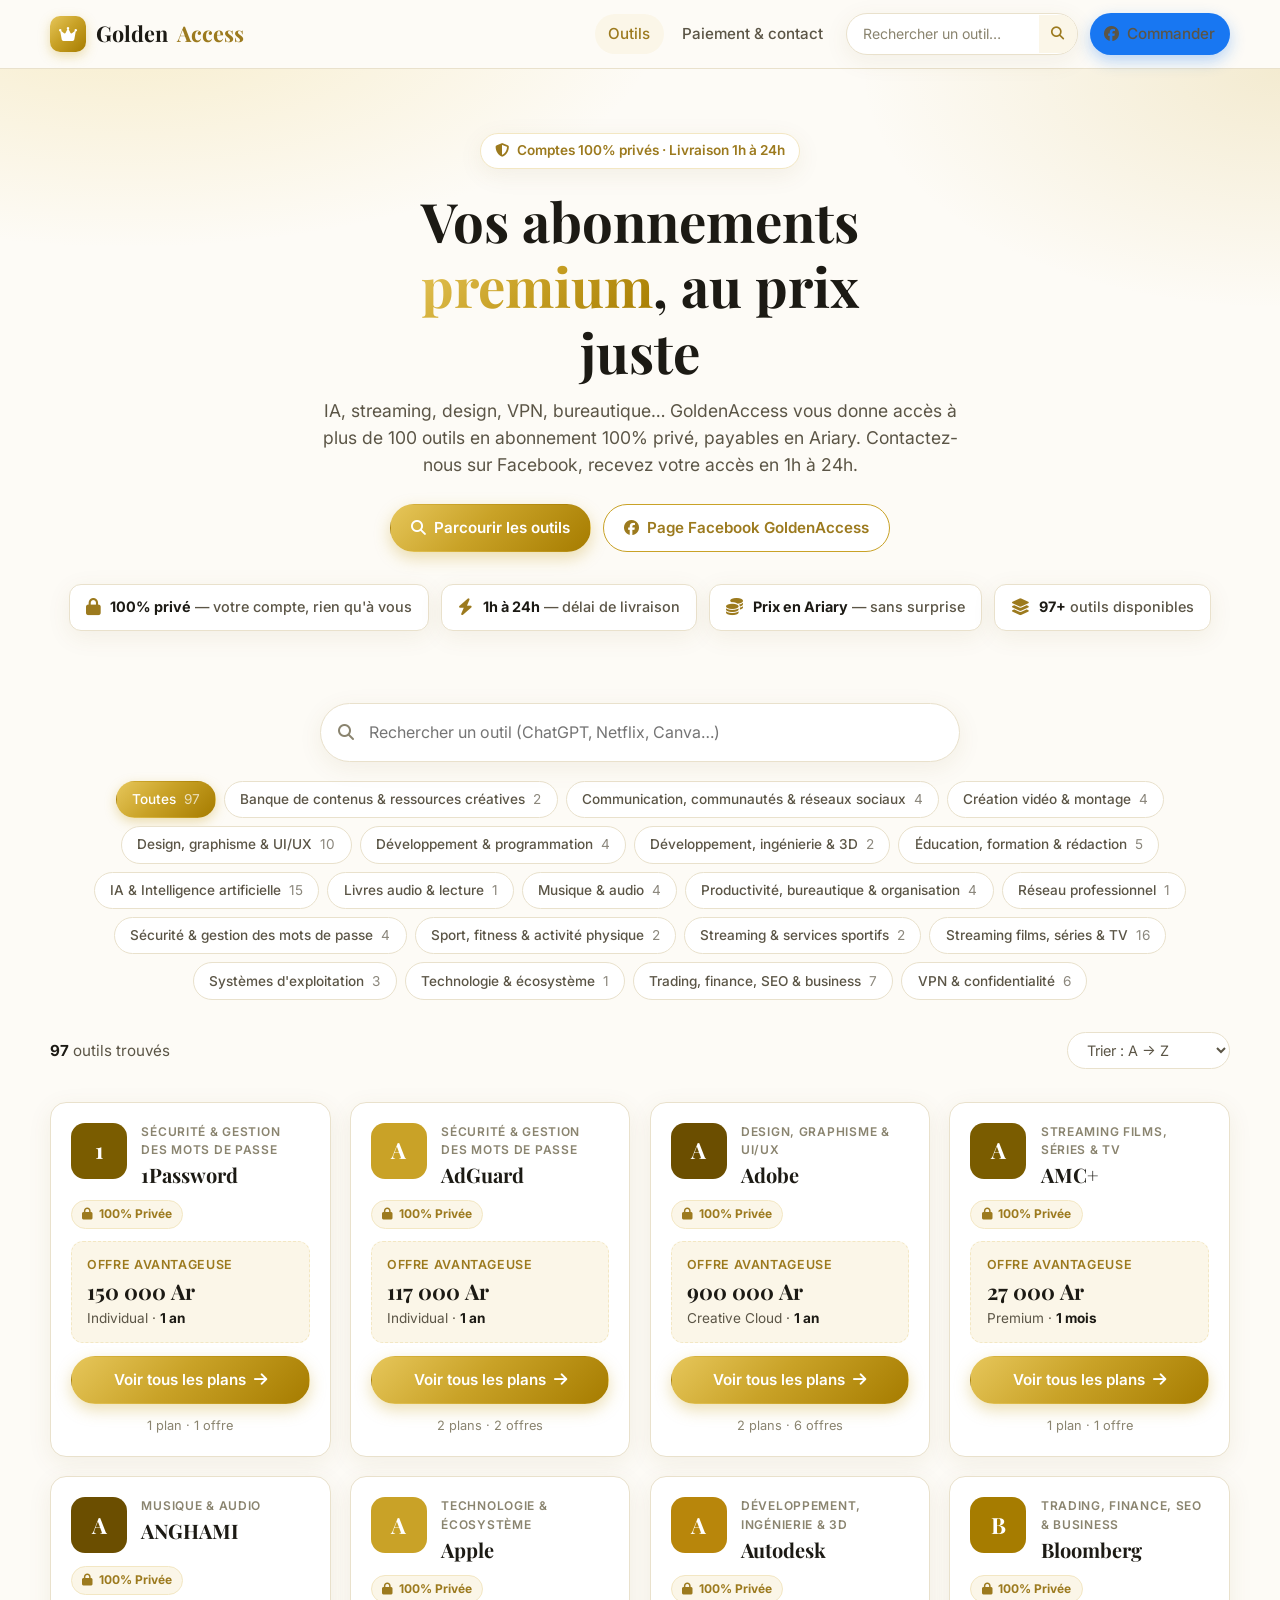
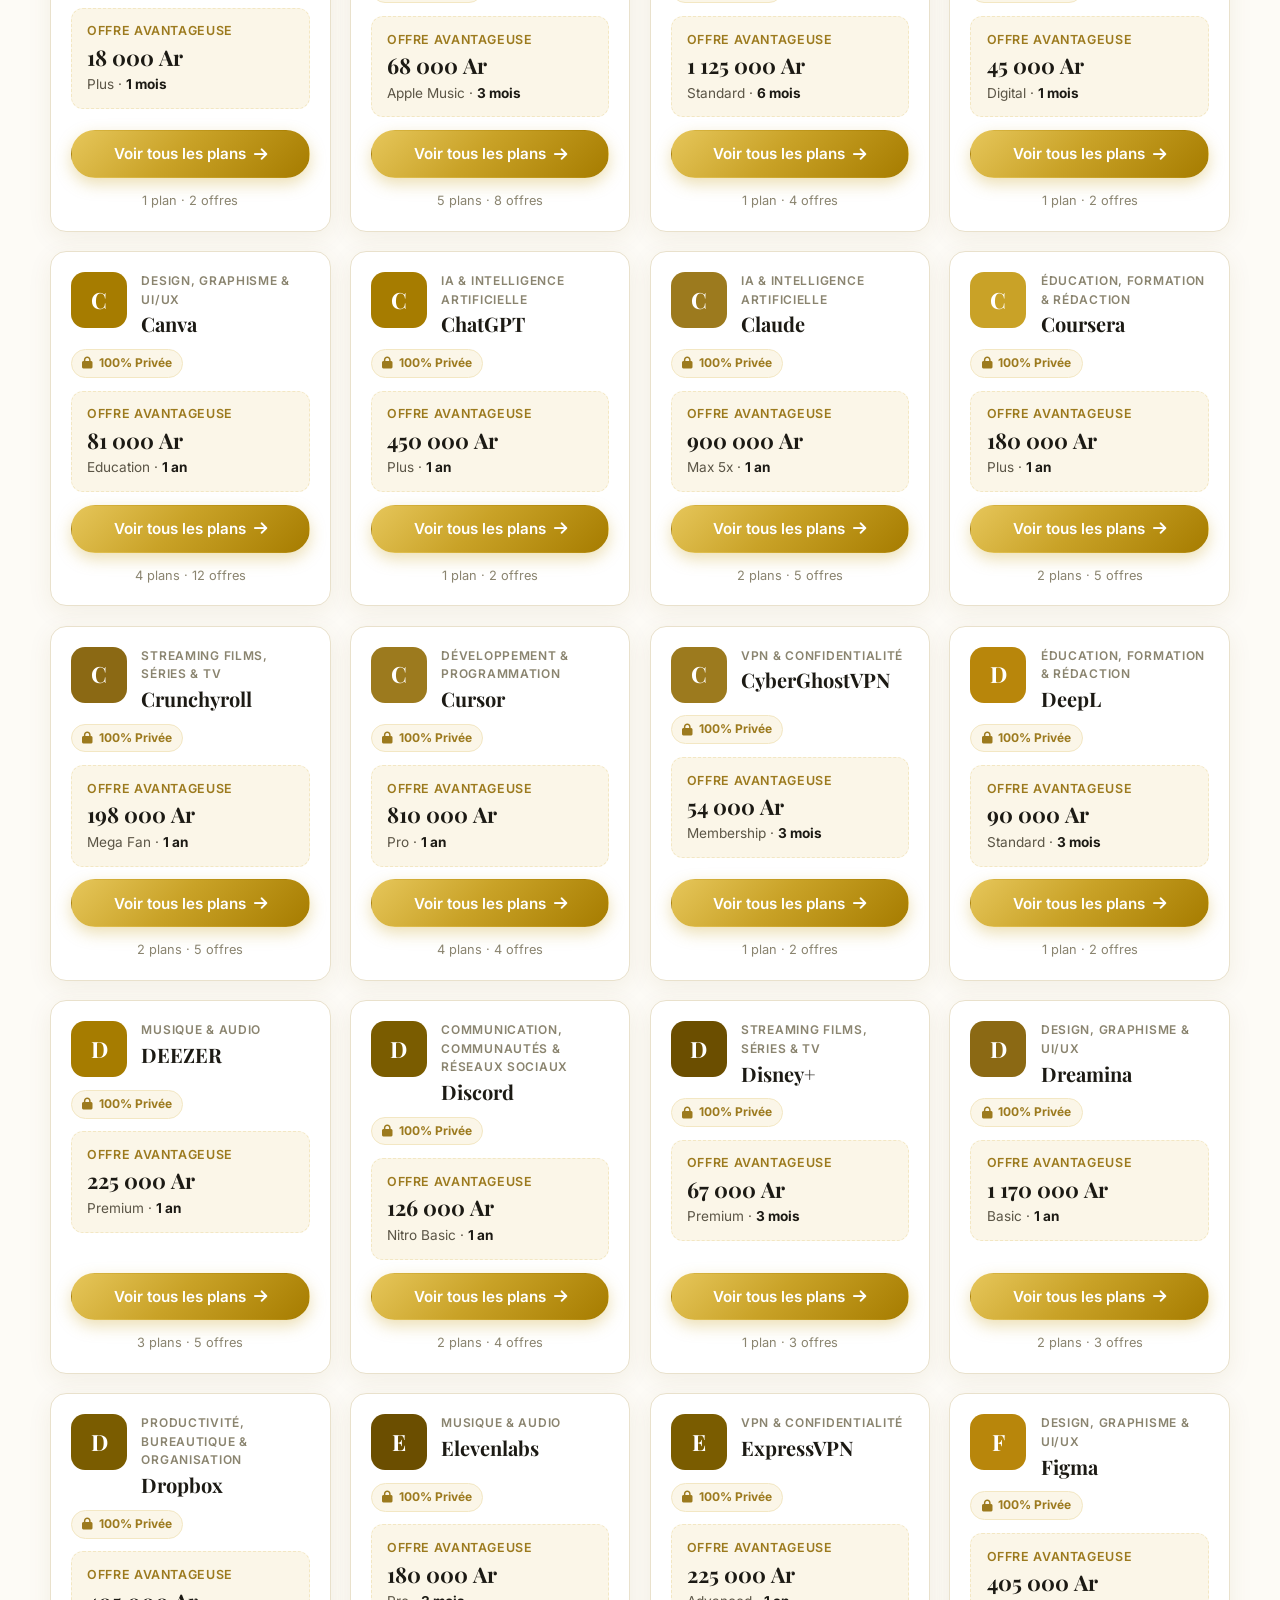
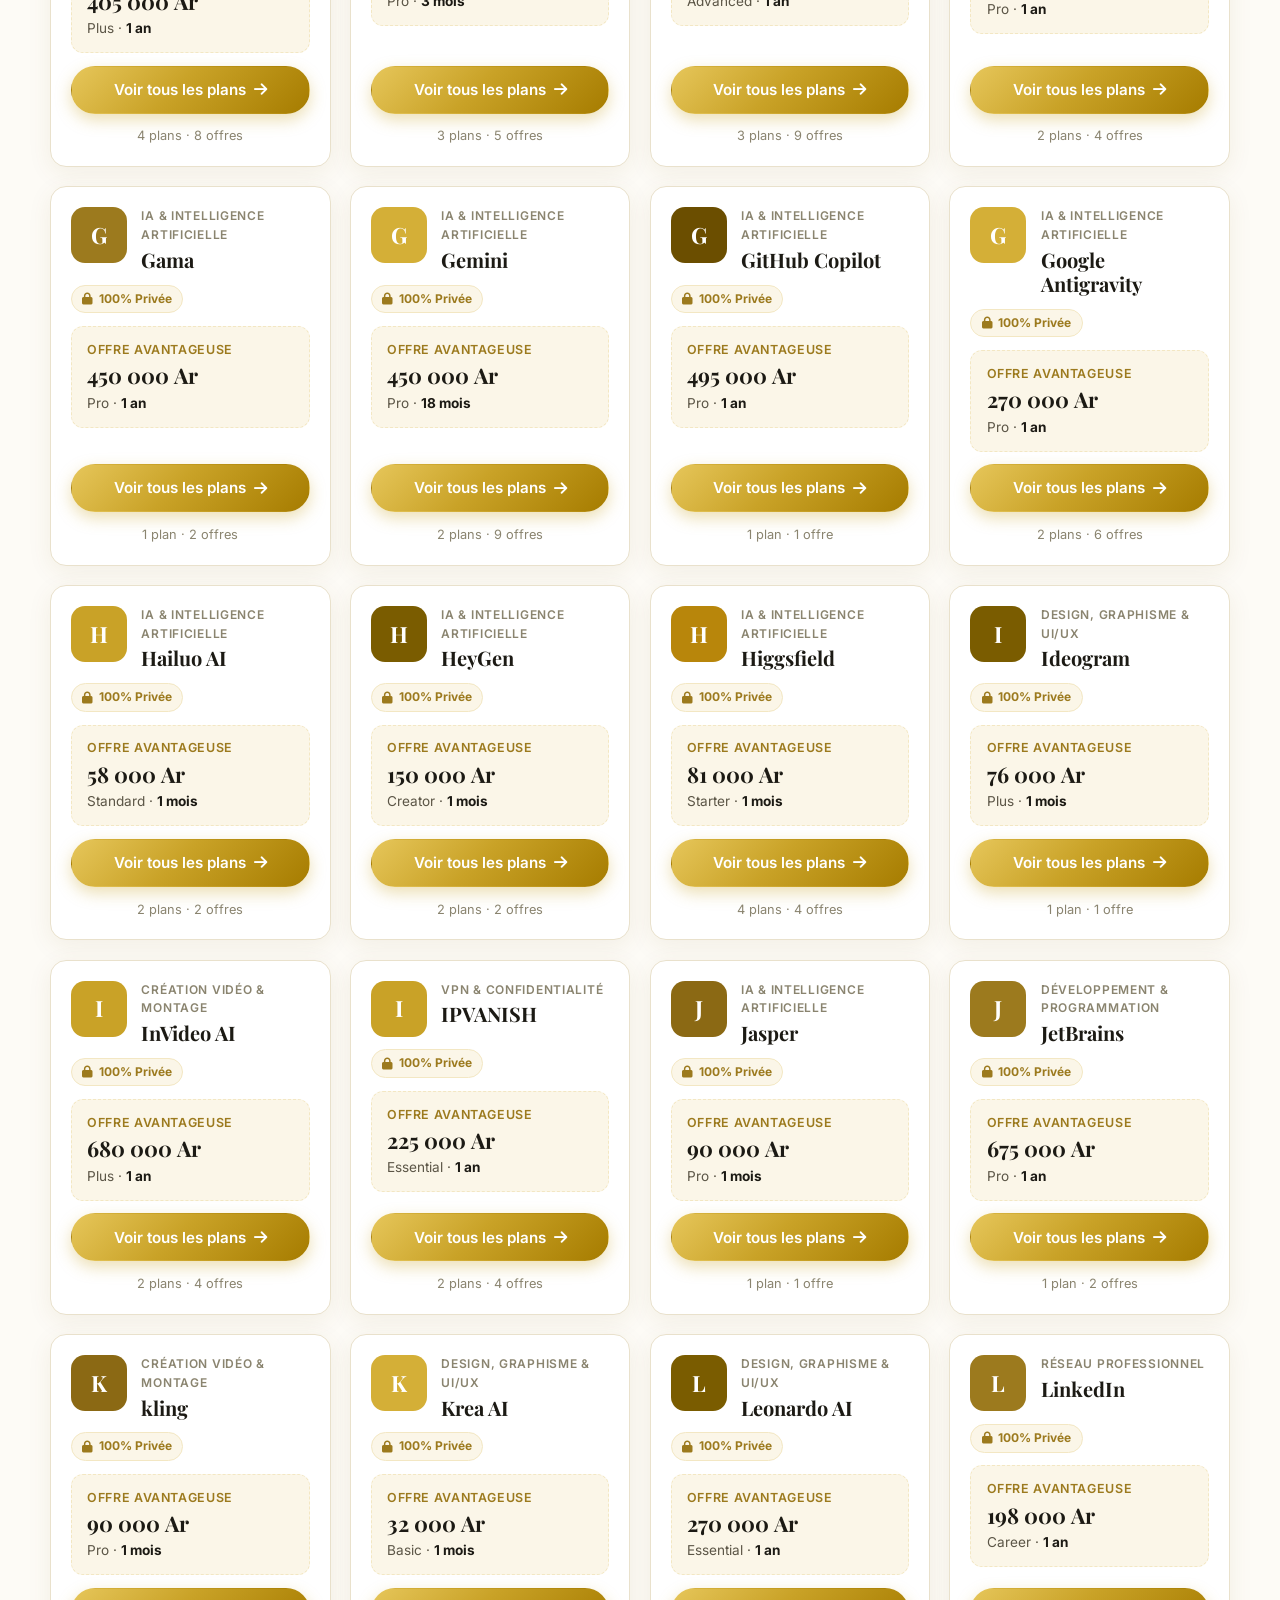
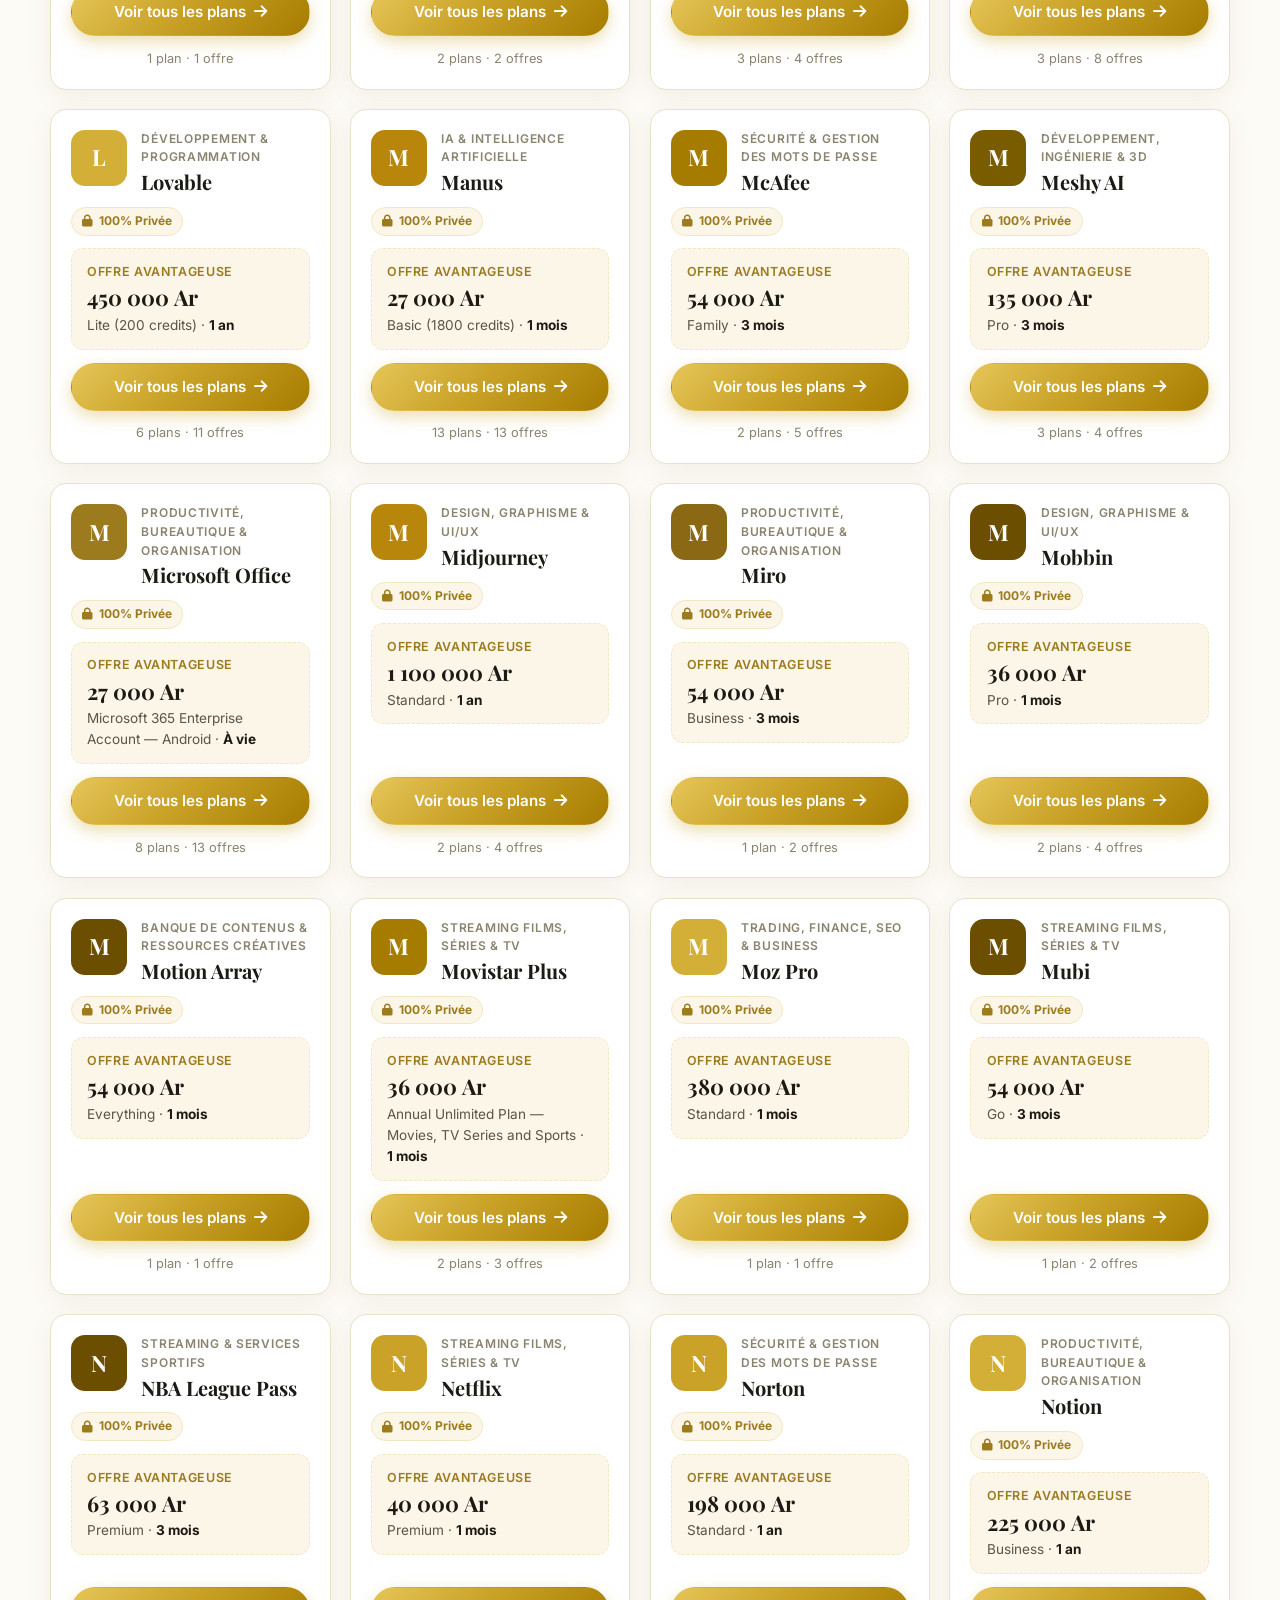
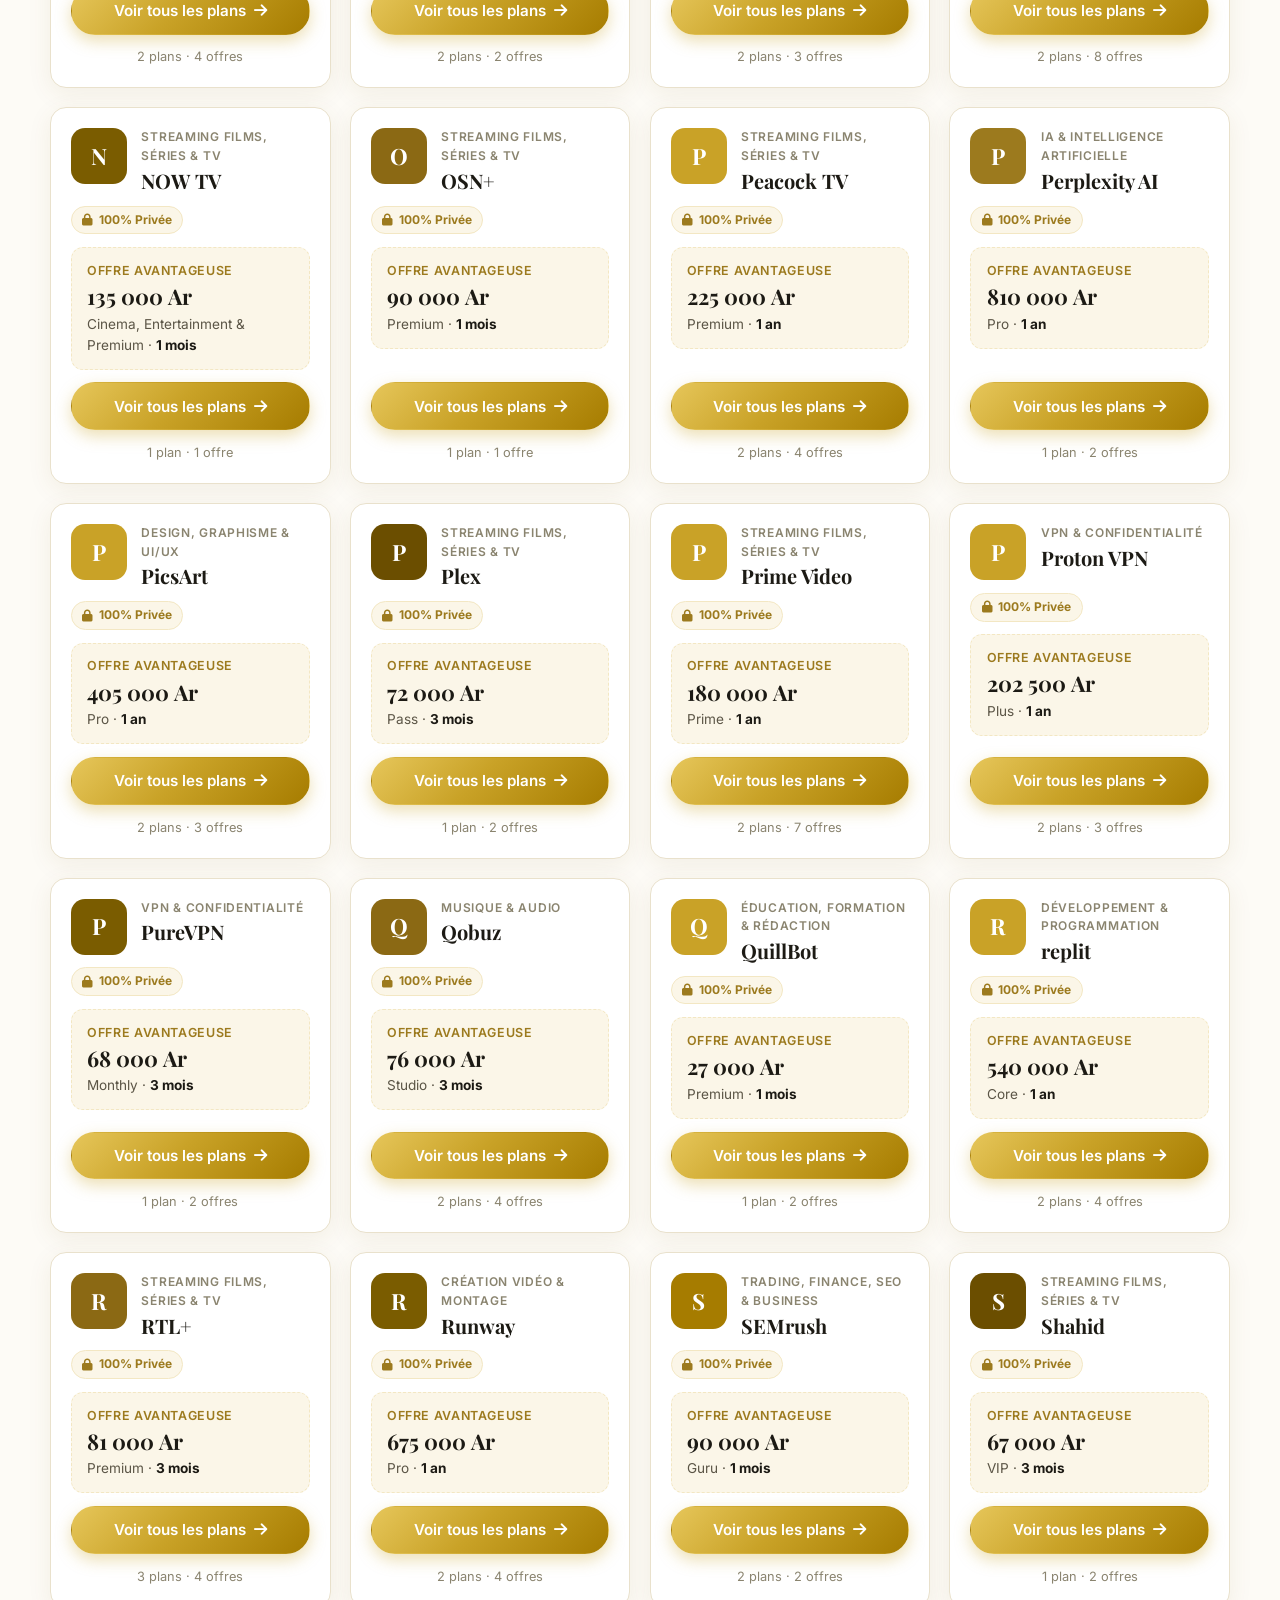
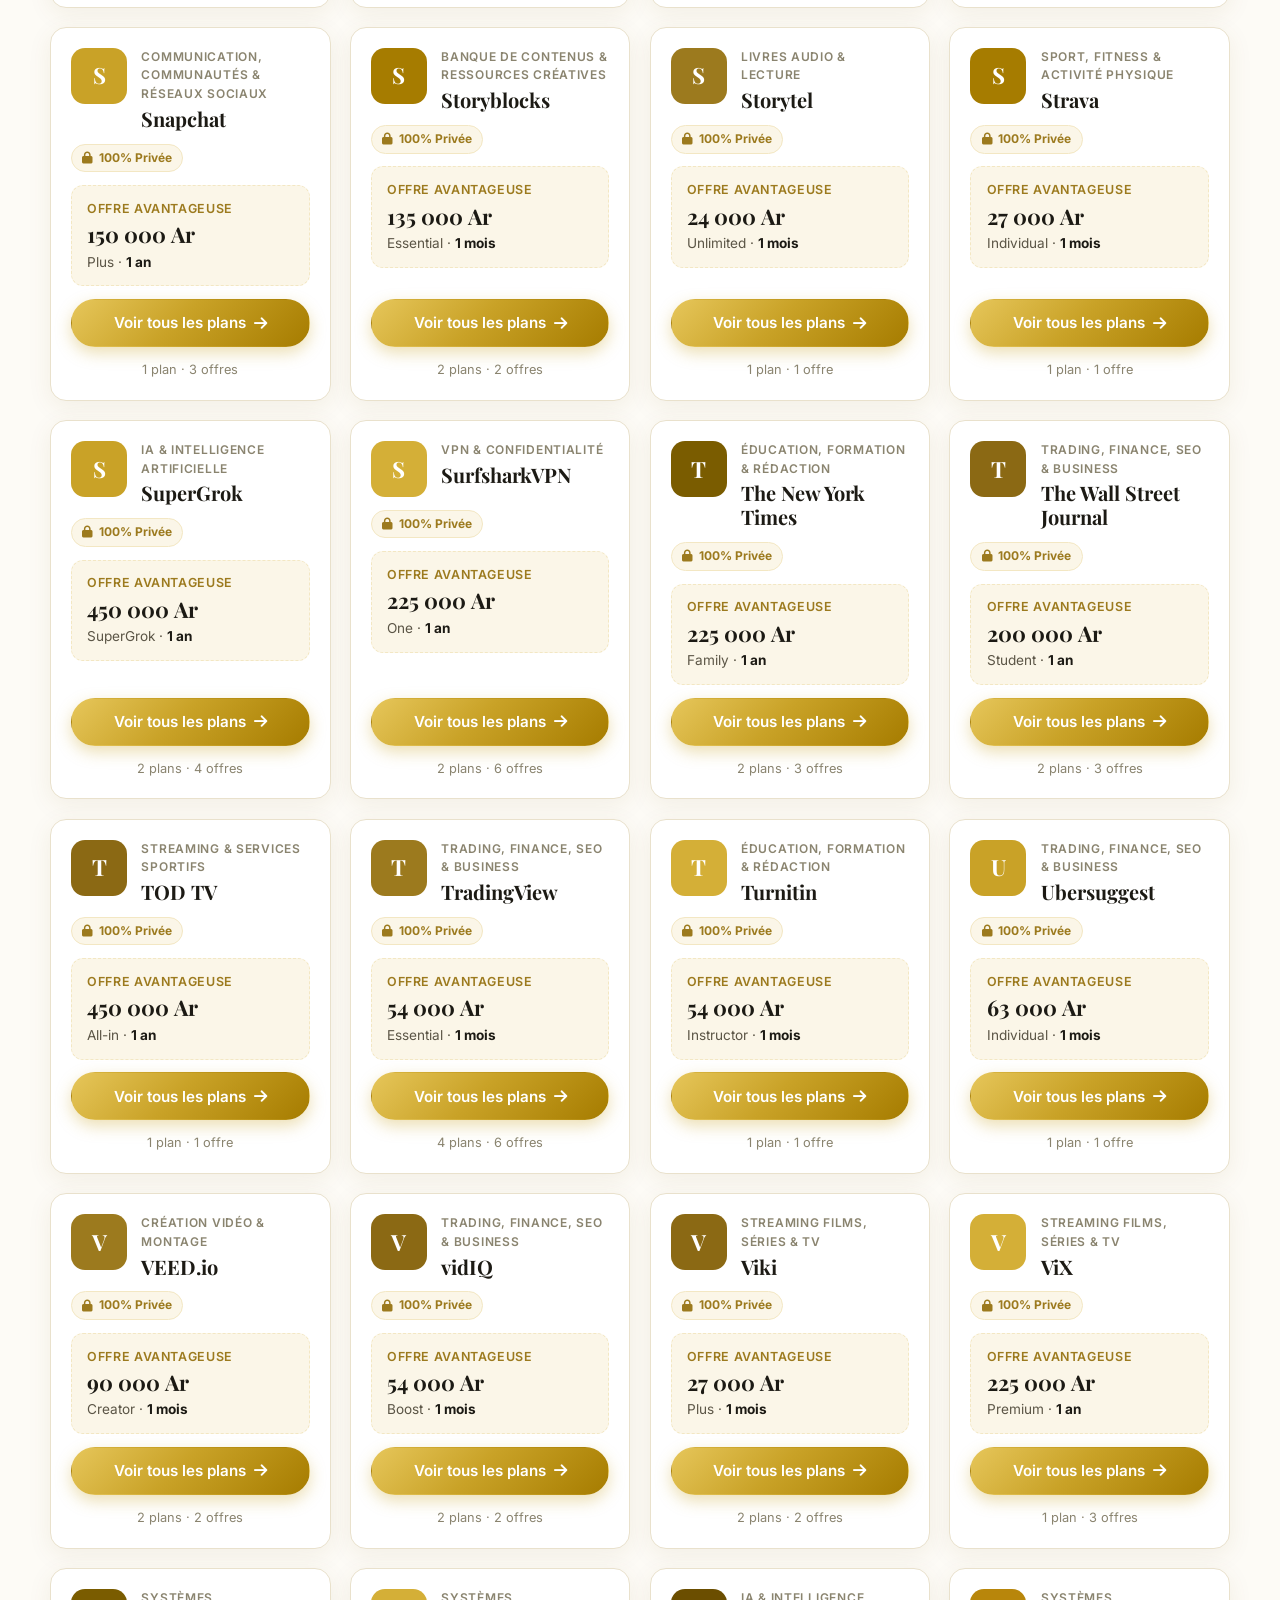
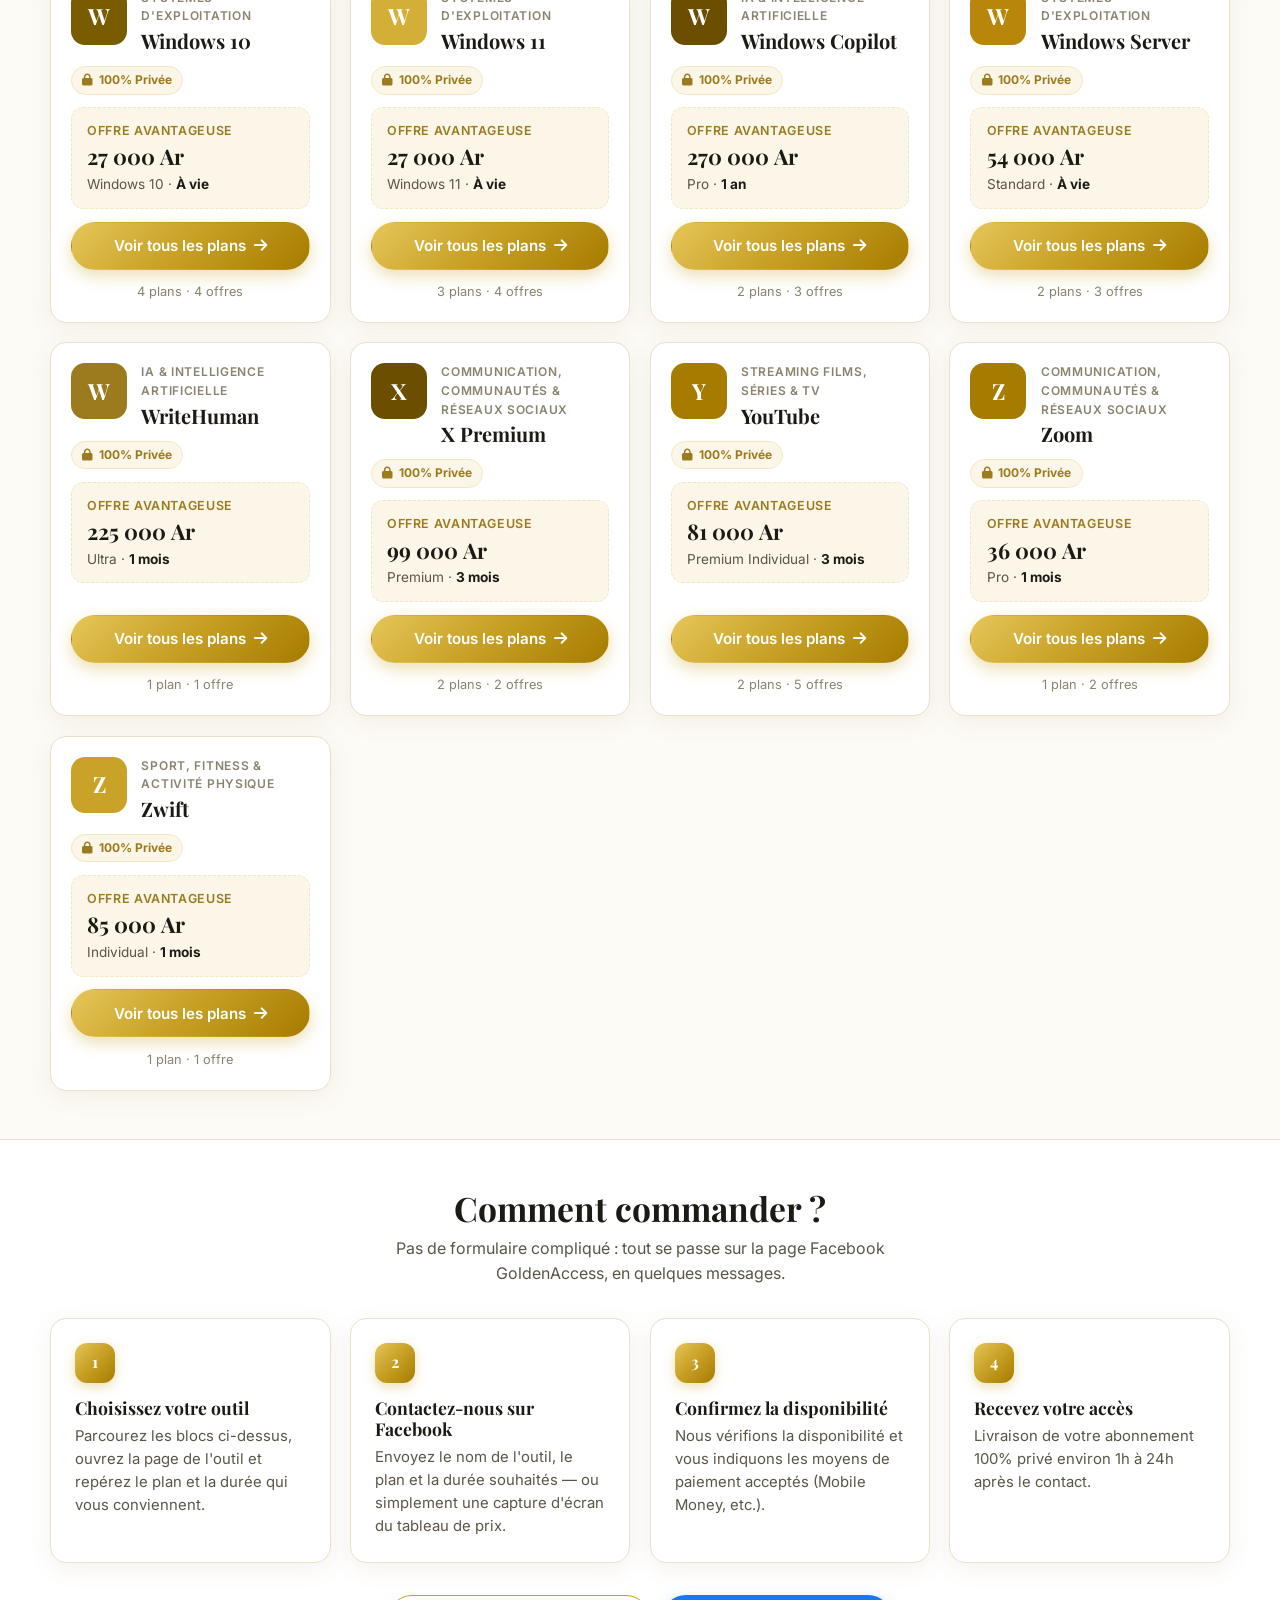
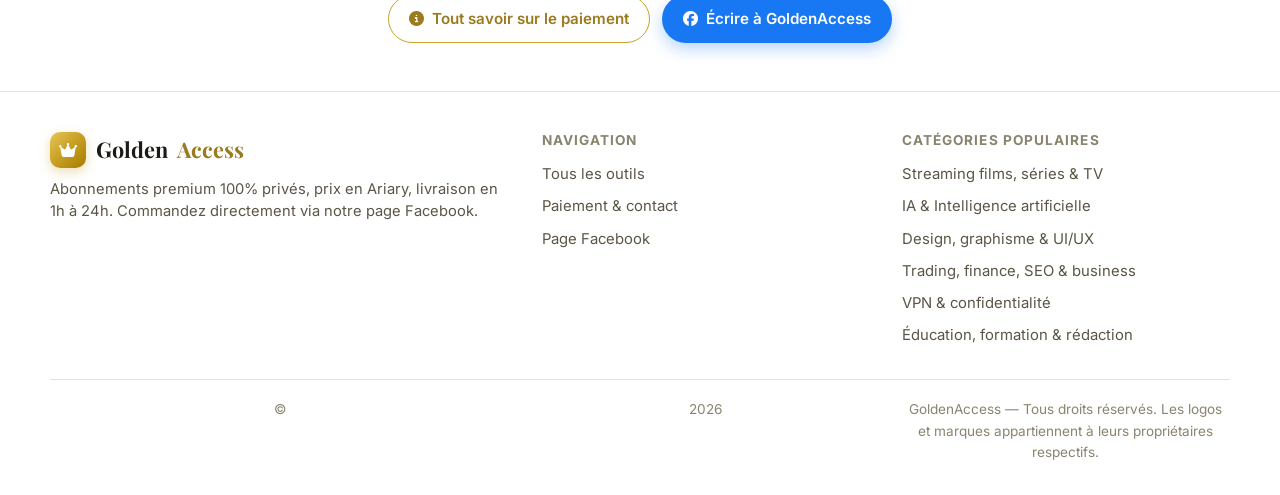
<file: index.html>
<!DOCTYPE html>
<html lang="fr">
<head>
  <meta charset="UTF-8">
  <meta name="viewport" content="width=device-width, initial-scale=1.0">
  <title>GoldenAccess — Abonnements premium 100% privés à prix Ariary</title>
  <meta name="description" content="GoldenAccess : ChatGPT, Netflix, Canva, Adobe, Spotify, VPN et plus de 100 outils en abonnement 100% privé. Prix en Ariary, livraison en 1h à 24h via Facebook.">
  <meta property="og:title" content="GoldenAccess — Abonnements premium 100% privés">
  <meta property="og:description" content="Plus de 100 outils (IA, streaming, design, VPN, bureautique) à prix Ariary. Livraison 1h à 24h.">
  <meta property="og:type" content="website">
  <link rel="icon" href="data:image/svg+xml,%3Csvg xmlns='http://www.w3.org/2000/svg' viewBox='0 0 64 64'%3E%3Crect width='64' height='64' rx='14' fill='%23C9A227'/%3E%3Ctext x='32' y='44' font-size='34' font-family='Georgia' font-weight='700' text-anchor='middle' fill='white'%3EG%3C/text%3E%3C/svg%3E">
  <link rel="preconnect" href="https://fonts.googleapis.com">
  <link href="https://fonts.googleapis.com/css2?family=Inter:wght@400;500;600;700&family=Playfair+Display:wght@600;700&display=swap" rel="stylesheet">
  <link rel="stylesheet" href="https://cdn.jsdelivr.net/npm/@fortawesome/fontawesome-free@6.5.2/css/all.min.css">
  <link rel="stylesheet" href="css/style.css">
  <link rel="stylesheet" href="css/nav-search.css">
</head>
<body>
  <header class="site-header">
    <div class="container">
      <a href="index.html" class="brand" aria-label="GoldenAccess — Accueil">
        <span class="brand-mark"><i class="fa-solid fa-crown"></i></span>
        Golden<em>Access</em>
      </a>
      <nav class="main-nav" aria-label="Navigation principale">
        <a href="index.html" class="active">Outils</a>
        <a href="paiement.html">Paiement &amp; contact</a>
        <form class="nav-search" role="search" action="index.html#tools-section" method="get">
          <label class="visually-hidden" for="header-search">Rechercher un outil</label>
          <input type="search" id="header-search" name="q" placeholder="Rechercher un outil…" autocomplete="off">
          <button type="submit" aria-label="Lancer la recherche"><i class="fa-solid fa-magnifying-glass" aria-hidden="true"></i></button>
        </form>
        <a href="https://www.facebook.com/profile.php?id=61594399318538" target="_blank" rel="noopener" class="btn btn-fb"><i class="fa-brands fa-facebook"></i> Commander</a>
      </nav>
    </div>
  </header>

  <main>
    <section class="hero" id="hero-section">
      <div class="container">
        <span class="hero-badge"><i class="fa-solid fa-shield-halved"></i> Comptes 100% privés · Livraison 1h à 24h</span>
        <h1>Vos abonnements <span>premium</span>, au prix juste</h1>
        <p class="lead">IA, streaming, design, VPN, bureautique… GoldenAccess vous donne accès à plus de 100 outils en abonnement 100% privé, payables en Ariary. Contactez-nous sur Facebook, recevez votre accès en 1h à 24h.</p>
        <div class="hero-actions">
          <a href="#tools-section" class="btn btn-gold"><i class="fa-solid fa-magnifying-glass"></i> Parcourir les outils</a>
          <a href="https://www.facebook.com/profile.php?id=61594399318538" target="_blank" rel="noopener" class="btn btn-outline"><i class="fa-brands fa-facebook"></i> Page Facebook GoldenAccess</a>
        </div>
        <div class="hero-perks">
          <div class="perk"><i class="fa-solid fa-lock"></i> <span><strong>100% privé</strong> — votre compte, rien qu'à vous</span></div>
          <div class="perk"><i class="fa-solid fa-bolt"></i> <span><strong>1h à 24h</strong> — délai de livraison</span></div>
          <div class="perk"><i class="fa-solid fa-coins"></i> <span><strong>Prix en Ariary</strong> — sans surprise</span></div>
          <div class="perk"><i class="fa-solid fa-layer-group"></i> <span><strong id="hero-tool-count">100+</strong> outils disponibles</span></div>
        </div>
      </div>
    </section>

    <section class="toolbar container" id="tools-section" aria-label="Recherche et filtres">
      <div class="search-wrap">
        <i class="fa-solid fa-magnifying-glass" aria-hidden="true"></i>
        <label for="search-input" class="visually-hidden">Rechercher un outil</label>
        <input type="search" id="search-input" placeholder="Rechercher un outil (ChatGPT, Netflix, Canva…)" autocomplete="off">
        <button type="button" id="search-clear" aria-label="Effacer la recherche"><i class="fa-solid fa-xmark"></i></button>
      </div>
      <div class="category-filters" id="category-filters" role="group" aria-label="Filtrer par catégorie"></div>
      <div class="results-bar">
        <p class="results-count" id="results-count"></p>
        <div class="results-sort">
          <label for="sort-select" class="visually-hidden">Trier</label>
          <select id="sort-select">
            <option value="name">Trier : A → Z</option>
            <option value="price-asc">Prix le plus bas</option>
            <option value="price-desc">Prix le plus élevé</option>
            <option value="category">Par catégorie</option>
          </select>
        </div>
      </div>
    </section>

    <section class="container" aria-label="Liste des outils">
      <div class="tools-grid" id="tools-grid"></div>
    </section>

    <section class="section" id="payment-section" style="background:#fff;border-top:1px solid var(--line)">
      <div class="container">
        <h2 class="section-title">Comment commander ?</h2>
        <p class="section-sub">Pas de formulaire compliqué : tout se passe sur la page Facebook GoldenAccess, en quelques messages.</p>
        <div class="steps">
          <article class="step">
            <div class="step-num">1</div>
            <h3>Choisissez votre outil</h3>
            <p>Parcourez les blocs ci-dessus, ouvrez la page de l'outil et repérez le plan et la durée qui vous conviennent.</p>
          </article>
          <article class="step">
            <div class="step-num">2</div>
            <h3>Contactez-nous sur Facebook</h3>
            <p>Envoyez le nom de l'outil, le plan et la durée souhaités — ou simplement une capture d'écran du tableau de prix.</p>
          </article>
          <article class="step">
            <div class="step-num">3</div>
            <h3>Confirmez la disponibilité</h3>
            <p>Nous vérifions la disponibilité et vous indiquons les moyens de paiement acceptés (Mobile Money, etc.).</p>
          </article>
          <article class="step">
            <div class="step-num">4</div>
            <h3>Recevez votre accès</h3>
            <p>Livraison de votre abonnement 100% privé environ 1h à 24h après le contact.</p>
          </article>
        </div>
        <div class="payment-cta">
          <a href="paiement.html" class="btn btn-outline"><i class="fa-solid fa-circle-info"></i> Tout savoir sur le paiement</a>
          &nbsp;
          <a href="https://www.facebook.com/profile.php?id=61594399318538" target="_blank" rel="noopener" class="btn btn-fb"><i class="fa-brands fa-facebook"></i> Écrire à GoldenAccess</a>
        </div>
      </div>
    </section>
  </main>

  <footer class="site-footer">
    <div class="container">
      <div>
        <a href="index.html" class="brand"><span class="brand-mark"><i class="fa-solid fa-crown"></i></span> Golden<em>Access</em></a>
        <p>Abonnements premium 100% privés, prix en Ariary, livraison en 1h à 24h. Commandez directement via notre page Facebook.</p>
      </div>
      <div>
        <h4>Navigation</h4>
        <ul>
          <li><a href="index.html">Tous les outils</a></li>
          <li><a href="paiement.html">Paiement &amp; contact</a></li>
          <li><a href="https://www.facebook.com/profile.php?id=61594399318538" target="_blank" rel="noopener">Page Facebook</a></li>
        </ul>
      </div>
      <div>
        <h4>Catégories populaires</h4>
        <ul id="footer-categories"></ul>
      </div>
    </div>
    <div class="container footer-bottom">© <span id="year"></span> GoldenAccess — Tous droits réservés. Les logos et marques appartiennent à leurs propriétaires respectifs.</div>
  </footer>

  <script src="js/data.js"></script>
  <script src="js/common.js"></script>
  <script src="js/home.js"></script>
</body>
</html>
</file>
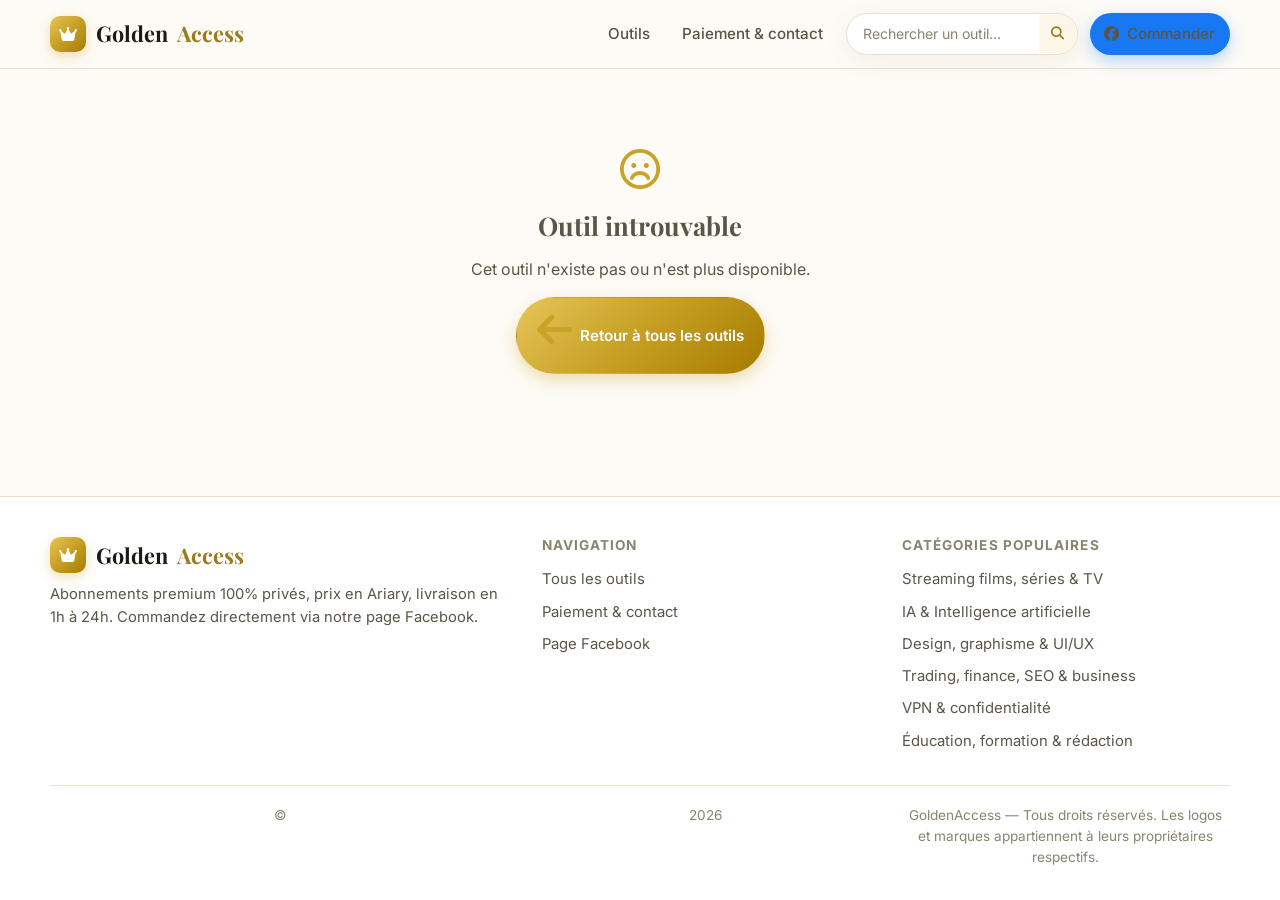
<file: outil.html>
<!DOCTYPE html>
<html lang="fr">
<head>
  <meta charset="UTF-8">
  <meta name="viewport" content="width=device-width, initial-scale=1.0">
  <title>Plans et prix — GoldenAccess</title>
  <meta name="description" id="meta-description" content="Tous les plans, durées et prix en Ariary pour cet outil. Abonnement 100% privé, livraison en 1h à 24h via GoldenAccess.">
  <link rel="icon" href="data:image/svg+xml,%3Csvg xmlns='http://www.w3.org/2000/svg' viewBox='0 0 64 64'%3E%3Crect width='64' height='64' rx='14' fill='%23C9A227'/%3E%3Ctext x='32' y='44' font-size='34' font-family='Georgia' font-weight='700' text-anchor='middle' fill='white'%3EG%3C/text%3E%3C/svg%3E">
  <link rel="preconnect" href="https://fonts.googleapis.com">
  <link href="https://fonts.googleapis.com/css2?family=Inter:wght@400;500;600;700&family=Playfair+Display:wght@600;700&display=swap" rel="stylesheet">
  <link rel="stylesheet" href="https://cdn.jsdelivr.net/npm/@fortawesome/fontawesome-free@6.5.2/css/all.min.css">
  <link rel="stylesheet" href="css/style.css">
  <link rel="stylesheet" href="css/nav-search.css">
</head>
<body>
  <header class="site-header">
    <div class="container">
      <a href="index.html" class="brand" aria-label="GoldenAccess — Accueil">
        <span class="brand-mark"><i class="fa-solid fa-crown"></i></span>
        Golden<em>Access</em>
      </a>
      <nav class="main-nav" aria-label="Navigation principale">
        <a href="index.html">Outils</a>
        <a href="paiement.html">Paiement &amp; contact</a>
        <form class="nav-search" role="search" action="index.html#tools-section" method="get">
          <label class="visually-hidden" for="header-search">Rechercher un outil</label>
          <input type="search" id="header-search" name="q" placeholder="Rechercher un outil…" autocomplete="off">
          <button type="submit" aria-label="Lancer la recherche"><i class="fa-solid fa-magnifying-glass" aria-hidden="true"></i></button>
        </form>
        <a href="https://www.facebook.com/profile.php?id=61594399318538" target="_blank" rel="noopener" class="btn btn-fb"><i class="fa-brands fa-facebook"></i> Commander</a>
      </nav>
    </div>
  </header>

  <main class="container" id="tool-page">
    <!-- Contenu généré par js/tool.js -->
  </main>

  <footer class="site-footer">
    <div class="container">
      <div>
        <a href="index.html" class="brand"><span class="brand-mark"><i class="fa-solid fa-crown"></i></span> Golden<em>Access</em></a>
        <p>Abonnements premium 100% privés, prix en Ariary, livraison en 1h à 24h. Commandez directement via notre page Facebook.</p>
      </div>
      <div>
        <h4>Navigation</h4>
        <ul>
          <li><a href="index.html">Tous les outils</a></li>
          <li><a href="paiement.html">Paiement &amp; contact</a></li>
          <li><a href="https://www.facebook.com/profile.php?id=61594399318538" target="_blank" rel="noopener">Page Facebook</a></li>
        </ul>
      </div>
      <div>
        <h4>Catégories populaires</h4>
        <ul id="footer-categories"></ul>
      </div>
    </div>
    <div class="container footer-bottom">© <span id="year"></span> GoldenAccess — Tous droits réservés. Les logos et marques appartiennent à leurs propriétaires respectifs.</div>
  </footer>

  <script src="js/data.js"></script>
  <script src="js/common.js"></script>
  <script src="js/tool.js"></script>
</body>
</html>
</file>
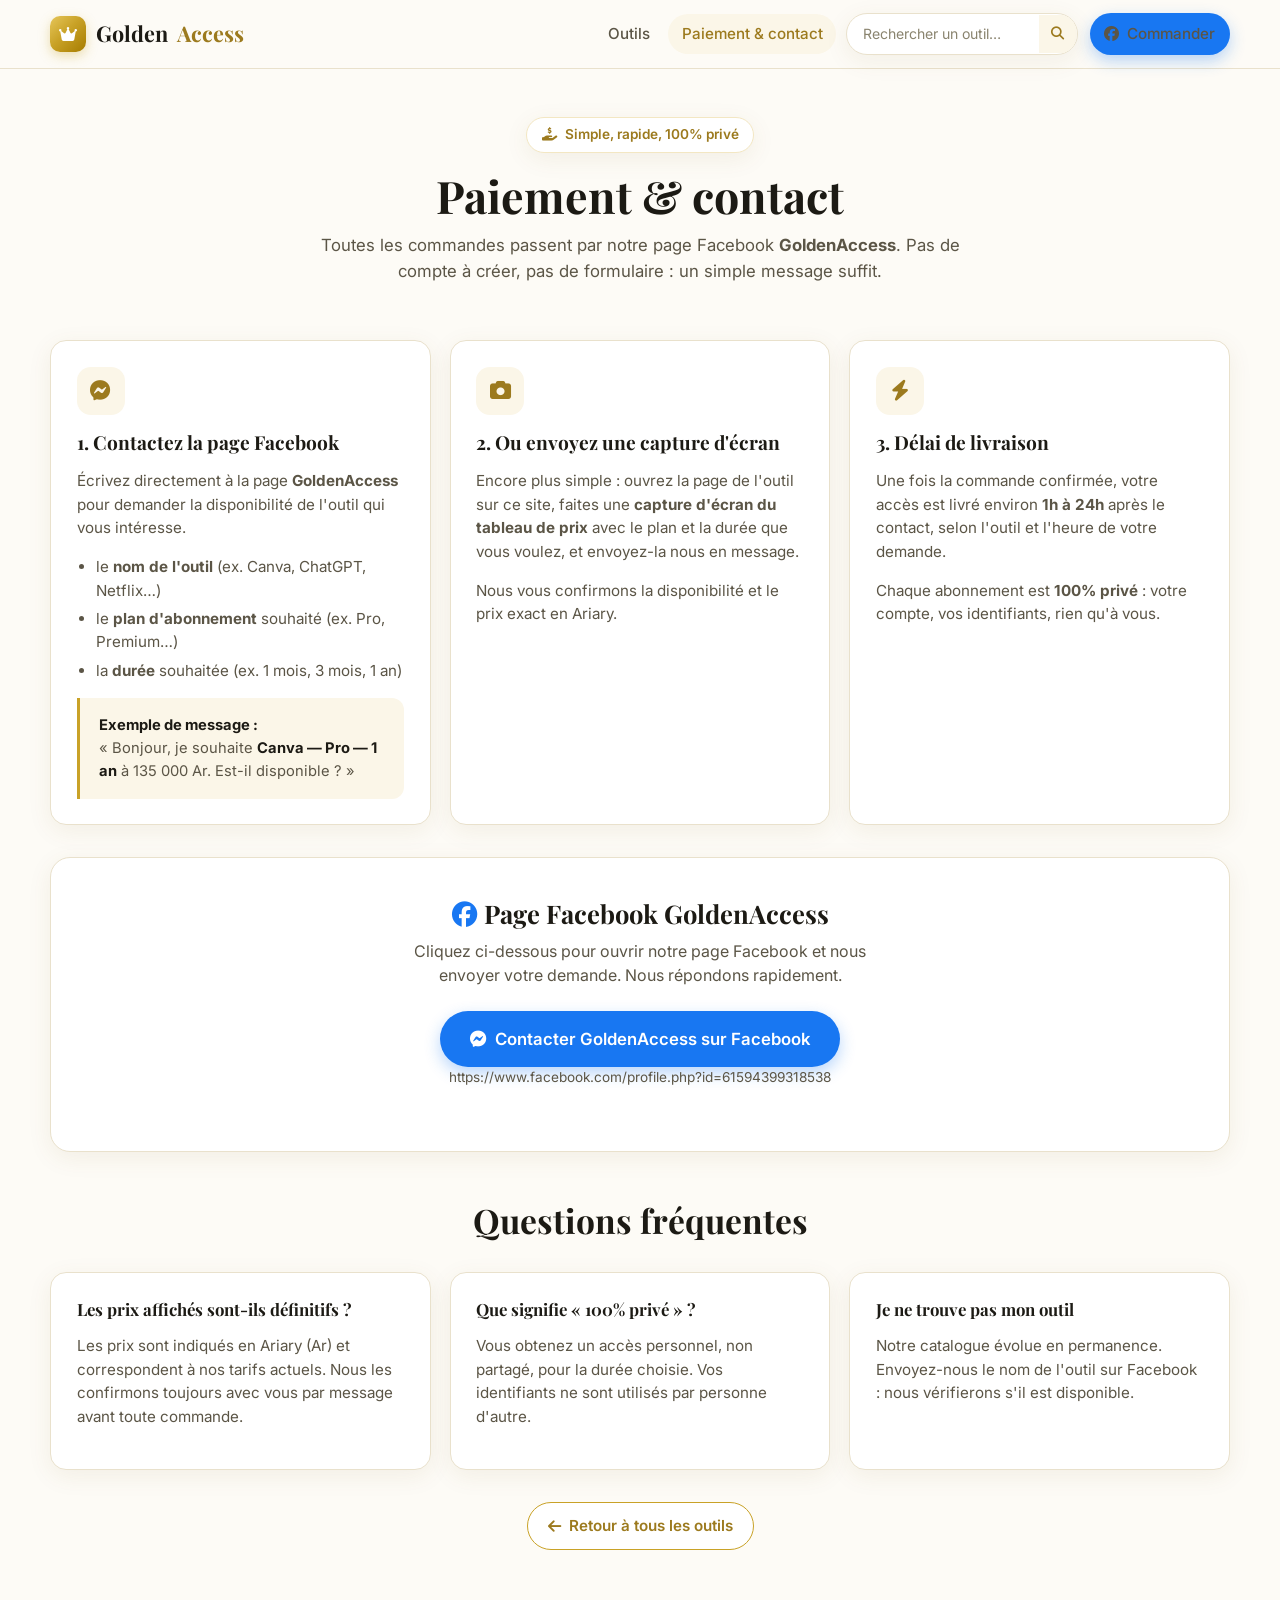
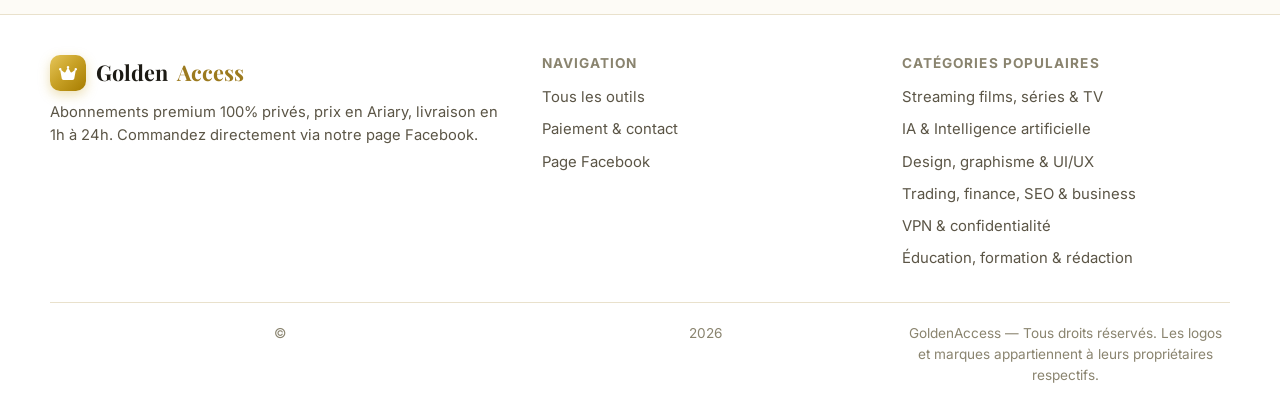
<file: paiement.html>
<!DOCTYPE html>
<html lang="fr">
<head>
  <meta charset="UTF-8">
  <meta name="viewport" content="width=device-width, initial-scale=1.0">
  <title>Paiement &amp; contact — GoldenAccess</title>
  <meta name="description" content="Comment commander un abonnement chez GoldenAccess : contactez la page Facebook avec le nom de l'outil, le plan et la durée souhaités. Livraison en 1h à 24h.">
  <link rel="icon" href="data:image/svg+xml,%3Csvg xmlns='http://www.w3.org/2000/svg' viewBox='0 0 64 64'%3E%3Crect width='64' height='64' rx='14' fill='%23C9A227'/%3E%3Ctext x='32' y='44' font-size='34' font-family='Georgia' font-weight='700' text-anchor='middle' fill='white'%3EG%3C/text%3E%3C/svg%3E">
  <link rel="preconnect" href="https://fonts.googleapis.com">
  <link href="https://fonts.googleapis.com/css2?family=Inter:wght@400;500;600;700&family=Playfair+Display:wght@600;700&display=swap" rel="stylesheet">
  <link rel="stylesheet" href="https://cdn.jsdelivr.net/npm/@fortawesome/fontawesome-free@6.5.2/css/all.min.css">
  <link rel="stylesheet" href="css/style.css">
  <link rel="stylesheet" href="css/nav-search.css">
</head>
<body>
  <header class="site-header">
    <div class="container">
      <a href="index.html" class="brand" aria-label="GoldenAccess — Accueil">
        <span class="brand-mark"><i class="fa-solid fa-crown"></i></span>
        Golden<em>Access</em>
      </a>
      <nav class="main-nav" aria-label="Navigation principale">
        <a href="index.html">Outils</a>
        <a href="paiement.html" class="active">Paiement &amp; contact</a>
        <form class="nav-search" role="search" action="index.html#tools-section" method="get">
          <label class="visually-hidden" for="header-search">Rechercher un outil</label>
          <input type="search" id="header-search" name="q" placeholder="Rechercher un outil…" autocomplete="off">
          <button type="submit" aria-label="Lancer la recherche"><i class="fa-solid fa-magnifying-glass" aria-hidden="true"></i></button>
        </form>
        <a href="https://www.facebook.com/profile.php?id=61594399318538" target="_blank" rel="noopener" class="btn btn-fb"><i class="fa-brands fa-facebook"></i> Commander</a>
      </nav>
    </div>
  </header>

  <main class="container">
    <section class="page-head" id="payment-head">
      <span class="hero-badge"><i class="fa-solid fa-hand-holding-dollar"></i> Simple, rapide, 100% privé</span>
      <h1 style="margin-top:1rem">Paiement &amp; contact</h1>
      <p>Toutes les commandes passent par notre page Facebook <strong>GoldenAccess</strong>. Pas de compte à créer, pas de formulaire : un simple message suffit.</p>
    </section>

    <section class="info-grid" aria-label="Marche à suivre">
      <article class="info-card">
        <div class="icon"><i class="fa-brands fa-facebook-messenger"></i></div>
        <h2>1. Contactez la page Facebook</h2>
        <p>Écrivez directement à la page <strong>GoldenAccess</strong> pour demander la disponibilité de l'outil qui vous intéresse.</p>
        <ul>
          <li>le <strong>nom de l'outil</strong> (ex. Canva, ChatGPT, Netflix…)</li>
          <li>le <strong>plan d'abonnement</strong> souhaité (ex. Pro, Premium…)</li>
          <li>la <strong>durée</strong> souhaitée (ex. 1 mois, 3 mois, 1 an)</li>
        </ul>
        <div class="message-example">
          <strong>Exemple de message :</strong><br>
          « Bonjour, je souhaite <strong>Canva — Pro — 1 an</strong> à 135 000 Ar. Est-il disponible ? »
        </div>
      </article>

      <article class="info-card">
        <div class="icon"><i class="fa-solid fa-camera"></i></div>
        <h2>2. Ou envoyez une capture d'écran</h2>
        <p>Encore plus simple : ouvrez la page de l'outil sur ce site, faites une <strong>capture d'écran du tableau de prix</strong> avec le plan et la durée que vous voulez, et envoyez-la nous en message.</p>
        <p>Nous vous confirmons la disponibilité et le prix exact en Ariary.</p>
      </article>

      <article class="info-card">
        <div class="icon"><i class="fa-solid fa-bolt"></i></div>
        <h2>3. Délai de livraison</h2>
        <p>Une fois la commande confirmée, votre accès est livré environ <strong>1h à 24h</strong> après le contact, selon l'outil et l'heure de votre demande.</p>
        <p>Chaque abonnement est <strong>100% privé</strong> : votre compte, vos identifiants, rien qu'à vous.</p>
      </article>
    </section>

    <section class="fb-cta" id="facebook-cta">
      <h2><i class="fa-brands fa-facebook" style="color:#1877F2"></i> Page Facebook GoldenAccess</h2>
      <p>Cliquez ci-dessous pour ouvrir notre page Facebook et nous envoyer votre demande. Nous répondons rapidement.</p>
      <a href="https://www.facebook.com/profile.php?id=61594399318538" target="_blank" rel="noopener" class="btn btn-fb" style="font-size:1.05rem;padding:.9rem 1.8rem"><i class="fa-brands fa-facebook-messenger"></i> Contacter GoldenAccess sur Facebook</a>
      <p class="fb-link">https://www.facebook.com/profile.php?id=61594399318538</p>
    </section>

    <section class="section" style="padding-top:0" id="faq-section">
      <h2 class="section-title">Questions fréquentes</h2>
      <div class="info-grid">
        <article class="info-card">
          <h2 style="font-size:1.05rem">Les prix affichés sont-ils définitifs ?</h2>
          <p>Les prix sont indiqués en Ariary (Ar) et correspondent à nos tarifs actuels. Nous les confirmons toujours avec vous par message avant toute commande.</p>
        </article>
        <article class="info-card">
          <h2 style="font-size:1.05rem">Que signifie « 100% privé » ?</h2>
          <p>Vous obtenez un accès personnel, non partagé, pour la durée choisie. Vos identifiants ne sont utilisés par personne d'autre.</p>
        </article>
        <article class="info-card">
          <h2 style="font-size:1.05rem">Je ne trouve pas mon outil</h2>
          <p>Notre catalogue évolue en permanence. Envoyez-nous le nom de l'outil sur Facebook : nous vérifierons s'il est disponible.</p>
        </article>
      </div>
      <p style="text-align:center;margin-top:1rem"><a href="index.html" class="btn btn-outline"><i class="fa-solid fa-arrow-left"></i> Retour à tous les outils</a></p>
    </section>
  </main>

  <footer class="site-footer">
    <div class="container">
      <div>
        <a href="index.html" class="brand"><span class="brand-mark"><i class="fa-solid fa-crown"></i></span> Golden<em>Access</em></a>
        <p>Abonnements premium 100% privés, prix en Ariary, livraison en 1h à 24h. Commandez directement via notre page Facebook.</p>
      </div>
      <div>
        <h4>Navigation</h4>
        <ul>
          <li><a href="index.html">Tous les outils</a></li>
          <li><a href="paiement.html">Paiement &amp; contact</a></li>
          <li><a href="https://www.facebook.com/profile.php?id=61594399318538" target="_blank" rel="noopener">Page Facebook</a></li>
        </ul>
      </div>
      <div>
        <h4>Catégories populaires</h4>
        <ul id="footer-categories"></ul>
      </div>
    </div>
    <div class="container footer-bottom">© <span id="year"></span> GoldenAccess — Tous droits réservés. Les logos et marques appartiennent à leurs propriétaires respectifs.</div>
  </footer>

  <script src="js/data.js"></script>
  <script src="js/common.js"></script>
</body>
</html>
</file>
<file: css/style.css>
/* ============================================================
   GoldenAccess — Thème premium or & clair
   ============================================================ */
:root {
  --gold: #C9A227;
  --gold-dark: #9C7A1E;
  --gold-light: #F3E7C3;
  --gold-pale: #FBF6E8;
  --ink: #1C1A14;
  --ink-soft: #5B5546;
  --muted: #8A846F;
  --line: #E9E1CC;
  --bg: #FDFBF6;
  --card: #FFFFFF;
  --success: #2E7D32;
  --danger: #D32F2F;
  --radius: 16px;
  --shadow: 0 6px 24px rgba(120, 95, 20, 0.08);
  --shadow-hover: 0 14px 34px rgba(120, 95, 20, 0.16);
  --gold-gradient: linear-gradient(135deg, #E6C65A 0%, #C9A227 45%, #A67C00 100%);
}

* { box-sizing: border-box; }
html { scroll-behavior: smooth; }
body {
  margin: 0;
  font-family: 'Inter', system-ui, -apple-system, 'Segoe UI', Roboto, sans-serif;
  color: var(--ink);
  background: var(--bg);
  line-height: 1.55;
  -webkit-font-smoothing: antialiased;
}
a { color: var(--gold-dark); text-decoration: none; }
a:hover { text-decoration: underline; }
img { max-width: 100%; display: block; }
h1, h2, h3, h4 { font-family: 'Playfair Display', Georgia, serif; margin: 0; line-height: 1.2; }
.container { width: min(1180px, 100% - 2rem); margin: 0 auto; }
.visually-hidden { position: absolute; width: 1px; height: 1px; overflow: hidden; clip: rect(0 0 0 0); white-space: nowrap; }

/* ---------- Header ---------- */
.site-header {
  position: sticky; top: 0; z-index: 50;
  background: rgba(253, 251, 246, 0.92);
  backdrop-filter: blur(10px);
  border-bottom: 1px solid var(--line);
}
.site-header .container { display: flex; align-items: center; justify-content: space-between; gap: 1rem; height: 68px; }
.brand { display: flex; align-items: center; gap: .6rem; font-family: 'Playfair Display', serif; font-weight: 700; font-size: 1.35rem; color: var(--ink); }
.brand:hover { text-decoration: none; }
.brand-mark {
  width: 36px; height: 36px; border-radius: 10px; background: var(--gold-gradient);
  display: grid; place-items: center; color: #fff; font-size: 1rem;
  box-shadow: 0 4px 12px rgba(201, 162, 39, .35);
}
.brand em { font-style: normal; color: var(--gold-dark); }
.main-nav { display: flex; align-items: center; gap: .25rem; }
.main-nav a { color: var(--ink-soft); font-weight: 500; padding: .5rem .85rem; border-radius: 999px; font-size: .95rem; }
.main-nav a:hover, .main-nav a.active { background: var(--gold-pale); color: var(--gold-dark); text-decoration: none; }
.main-nav .btn { margin-left: .5rem; }

/* ---------- Boutons ---------- */
.btn {
  display: inline-flex; align-items: center; justify-content: center; gap: .5rem;
  padding: .7rem 1.25rem; border-radius: 999px; font-weight: 600; font-size: .95rem;
  border: 1px solid transparent; cursor: pointer; transition: transform .15s ease, box-shadow .15s ease, background .15s;
  white-space: nowrap;
}
.btn:hover { text-decoration: none; transform: translateY(-1px); }
.btn-gold { background: var(--gold-gradient); color: #fff; box-shadow: 0 6px 16px rgba(201, 162, 39, .35); }
.btn-gold:hover { box-shadow: 0 10px 22px rgba(201, 162, 39, .45); color: #fff; }
.btn-outline { background: #fff; color: var(--gold-dark); border-color: var(--gold); }
.btn-outline:hover { background: var(--gold-pale); }
.btn-fb { background: #1877F2; color: #fff; box-shadow: 0 6px 16px rgba(24, 119, 242, .3); }
.btn-fb:hover { background: #166FE5; color: #fff; }
.btn-block { width: 100%; }

/* ---------- Hero ---------- */
.hero {
  position: relative; overflow: hidden;
  padding: 4rem 0 3rem;
  background:
    radial-gradient(900px 400px at 10% -10%, rgba(230, 198, 90, .28), transparent 60%),
    radial-gradient(700px 400px at 100% 0%, rgba(201, 162, 39, .18), transparent 60%),
    var(--bg);
  text-align: center;
}
.hero-badge {
  display: inline-flex; align-items: center; gap: .5rem;
  background: #fff; border: 1px solid var(--gold-light); color: var(--gold-dark);
  padding: .4rem .9rem; border-radius: 999px; font-size: .85rem; font-weight: 600;
  box-shadow: var(--shadow);
}
.hero h1 { font-size: clamp(2rem, 5vw, 3.4rem); margin: 1.2rem auto .8rem; max-width: 16ch; }
.hero h1 span { background: var(--gold-gradient); -webkit-background-clip: text; background-clip: text; color: transparent; }
.hero p.lead { color: var(--ink-soft); font-size: 1.1rem; max-width: 60ch; margin: 0 auto 1.6rem; }
.hero-actions { display: flex; gap: .8rem; justify-content: center; flex-wrap: wrap; }
.hero-perks { display: flex; gap: .75rem; justify-content: center; flex-wrap: wrap; margin-top: 2rem; }
.perk {
  display: flex; align-items: center; gap: .6rem; background: #fff; border: 1px solid var(--line);
  padding: .7rem 1rem; border-radius: 12px; font-size: .9rem; font-weight: 500; color: var(--ink-soft);
  box-shadow: var(--shadow);
}
.perk i { color: var(--gold-dark); font-size: 1.05rem; }
.perk strong { color: var(--ink); }

/* ---------- Barre de recherche & filtres ---------- */
.toolbar { padding: 1.5rem 0 .5rem; }
.search-wrap { position: relative; max-width: 640px; margin: 0 auto; }
.search-wrap i { position: absolute; left: 1.1rem; top: 50%; transform: translateY(-50%); color: var(--muted); }
#search-input {
  width: 100%; padding: 1rem 3rem 1rem 3rem; border-radius: 999px; border: 1px solid var(--line);
  background: #fff; font: inherit; font-size: 1rem; box-shadow: var(--shadow); outline: none;
  transition: border-color .15s, box-shadow .15s;
}
#search-input:focus { border-color: var(--gold); box-shadow: 0 0 0 4px rgba(201, 162, 39, .18); }
#search-clear {
  position: absolute; right: .6rem; top: 50%; transform: translateY(-50%);
  border: 0; background: var(--gold-pale); color: var(--gold-dark); width: 34px; height: 34px; border-radius: 50%; cursor: pointer;
  display: none;
}
#search-clear.show { display: grid; place-items: center; }

.category-filters { display: flex; flex-wrap: wrap; gap: .5rem; justify-content: center; margin-top: 1.2rem; }
.chip {
  border: 1px solid var(--line); background: #fff; color: var(--ink-soft); padding: .45rem .95rem;
  border-radius: 999px; font: inherit; font-size: .85rem; font-weight: 500; cursor: pointer; transition: all .15s;
}
.chip:hover { border-color: var(--gold); color: var(--gold-dark); }
.chip.active { background: var(--gold-gradient); color: #fff; border-color: transparent; box-shadow: 0 4px 12px rgba(201, 162, 39, .35); }
.chip .count { opacity: .7; font-weight: 400; margin-left: .25rem; }

.results-bar { display: flex; align-items: center; justify-content: space-between; gap: 1rem; margin: 1.5rem 0 1rem; flex-wrap: wrap; }
.results-count { color: var(--ink-soft); font-size: .95rem; }
.results-count strong { color: var(--ink); }
.results-sort select {
  font: inherit; font-size: .9rem; padding: .5rem .9rem; border-radius: 999px; border: 1px solid var(--line); background: #fff; color: var(--ink-soft);
}

/* ---------- Grille des outils ---------- */
.tools-grid {
  display: grid; grid-template-columns: repeat(auto-fill, minmax(270px, 1fr)); gap: 1.2rem; padding-bottom: 3rem;
}
.tool-card {
  background: var(--card); border: 1px solid var(--line); border-radius: var(--radius);
  padding: 1.25rem; display: flex; flex-direction: column; gap: .8rem;
  box-shadow: var(--shadow); transition: transform .18s ease, box-shadow .18s ease, border-color .18s;
  position: relative; overflow: hidden;
}
.tool-card::before {
  content: ''; position: absolute; inset: 0 0 auto 0; height: 4px; background: var(--gold-gradient); opacity: 0; transition: opacity .18s;
}
.tool-card:hover { transform: translateY(-4px); box-shadow: var(--shadow-hover); border-color: var(--gold-light); }
.tool-card:hover::before { opacity: 1; }
.tool-card-head { display: flex; align-items: flex-start; gap: .9rem; }
.tool-logo {
  width: 56px; height: 56px; flex: 0 0 56px; border-radius: 14px; background: #fff; border: 1px solid var(--line);
  display: grid; place-items: center; overflow: hidden; font-family: 'Playfair Display', serif; font-weight: 700; font-size: 1.4rem; color: #fff;
}
.tool-logo img { width: 36px; height: 36px; object-fit: contain; }
.tool-logo.fallback { border-color: transparent; }
.tool-meta { min-width: 0; flex: 1; }
.tool-category { font-size: .75rem; text-transform: uppercase; letter-spacing: .06em; color: var(--muted); font-weight: 600; margin-bottom: .2rem; }
.tool-name { font-size: 1.25rem; color: var(--ink); overflow-wrap: anywhere; }
.badge-private {
  display: inline-flex; align-items: center; gap: .35rem; background: var(--gold-pale); color: var(--gold-dark);
  border: 1px solid var(--gold-light); padding: .25rem .65rem; border-radius: 999px; font-size: .75rem; font-weight: 700; width: fit-content;
}

/* Badge de rupture de stock et notes */
.badge-out-of-stock {
  display: inline-flex; align-items: center; gap: .35rem; background: #FFEBEE; color: var(--danger);
  border: 1px solid #EF5350; padding: .3rem .7rem; border-radius: 999px; font-size: .7rem; font-weight: 700;
  text-transform: uppercase; letter-spacing: .04em; width: fit-content;
}

.tool-offer { background: var(--gold-pale); border-radius: 12px; padding: .8rem .95rem; border: 1px dashed var(--gold-light); }
.tool-offer-label { font-size: .78rem; color: var(--gold-dark); font-weight: 600; text-transform: uppercase; letter-spacing: .05em; }
.tool-offer-price { font-size: 1.35rem; font-weight: 700; color: var(--ink); font-family: 'Playfair Display', serif; }
.tool-offer-duration { font-size: .85rem; color: var(--ink-soft); }
.tool-offer-duration strong { color: var(--ink); }
.tool-card .btn { margin-top: auto; }
.tool-plans-count { font-size: .8rem; color: var(--muted); text-align: center; }

.empty-state { text-align: center; padding: 3rem 1rem; color: var(--ink-soft); grid-column: 1 / -1; }
.empty-state i { font-size: 2.5rem; color: var(--gold); margin-bottom: .8rem; }

/* ---------- Section paiement (rappel) ---------- */
.section { padding: 3rem 0; }
.section-title { font-size: clamp(1.5rem, 3vw, 2.1rem); text-align: center; margin-bottom: .5rem; }
.section-sub { text-align: center; color: var(--ink-soft); max-width: 60ch; margin: 0 auto 2rem; }
.steps { display: grid; grid-template-columns: repeat(auto-fit, minmax(230px, 1fr)); gap: 1.2rem; }
.step {
  background: #fff; border: 1px solid var(--line); border-radius: var(--radius); padding: 1.5rem; box-shadow: var(--shadow); position: relative;
}
.step-num {
  width: 40px; height: 40px; border-radius: 12px; background: var(--gold-gradient); color: #fff; display: grid; place-items: center;
  font-weight: 700; font-family: 'Playfair Display', serif; margin-bottom: .9rem; box-shadow: 0 4px 12px rgba(201, 162, 39, .35);
}
.step h3 { font-size: 1.1rem; margin-bottom: .4rem; }
.step p { color: var(--ink-soft); font-size: .93rem; margin: 0; }
.payment-cta { text-align: center; margin-top: 2rem; }

/* ---------- Page outil ---------- */
.tool-hero { padding: 2.5rem 0 1.5rem; }
.breadcrumb { font-size: .9rem; color: var(--muted); margin-bottom: 1.2rem; display: flex; gap: .4rem; align-items: center; flex-wrap: wrap; }
.tool-hero-card {
  display: flex; align-items: center; gap: 1.5rem; background: #fff; border: 1px solid var(--line); border-radius: 20px; padding: 1.6rem 2rem;
  box-shadow: var(--shadow); flex-wrap: wrap;
}
.tool-hero-card .tool-logo { width: 88px; height: 88px; flex-basis: 88px; border-radius: 20px; font-size: 2.2rem; }
.tool-hero-card .tool-logo img { width: 56px; height: 56px; }
.tool-hero-card h1 { font-size: clamp(1.7rem, 4vw, 2.5rem); }
.tool-hero-info { flex: 1; min-width: 200px; }
.tool-hero-tags { display: flex; gap: .5rem; flex-wrap: wrap; margin-top: .6rem; }
.tag { background: var(--gold-pale); color: var(--ink-soft); border: 1px solid var(--line); padding: .25rem .7rem; border-radius: 999px; font-size: .8rem; font-weight: 500; }
.tool-hero-actions { display: flex; flex-direction: column; gap: .6rem; }

.plans-section { padding: 1rem 0 2rem; }
.plans-section h2 { font-size: 1.6rem; margin-bottom: .4rem; }
.plans-intro { color: var(--ink-soft); margin: 0 0 1.5rem; }
.plan-block { margin-bottom: 1.6rem; background: #fff; border: 1px solid var(--line); border-radius: var(--radius); box-shadow: var(--shadow); overflow: hidden; }
.plan-block-head { display: flex; align-items: center; justify-content: space-between; gap: 1rem; padding: .9rem 1.25rem; background: var(--gold-pale); border-bottom: 1px solid var(--line); }
.plan-block-head h3 { font-size: 1.1rem; }
.plan-block-head .tag { background: #fff; }

.plan-table { width: 100%; border-collapse: collapse; }
.plan-table th, .plan-table td { padding: .95rem 1.25rem; text-align: left; border-bottom: 1px solid var(--line); }
.plan-table thead th { font-size: .8rem; text-transform: uppercase; letter-spacing: .06em; color: var(--muted); font-weight: 600; background: #fff; }
.plan-table thead th:not(:first-child), .plan-table td:not(:first-child) { text-align: center; }
.plan-table tbody tr:last-child td { border-bottom: 0; }
.plan-table .sub-name { font-weight: 600; color: var(--ink); }
.plan-table .sub-name small { display: block; color: var(--muted); font-weight: 400; font-size: .8rem; }
.plan-table .price { font-weight: 700; color: var(--gold-dark); font-size: 1.05rem; white-space: nowrap; position: relative; }
.plan-table .price.best { position: relative; }
.plan-table .price .best-tag {
  display: block; font-size: .68rem; font-weight: 700; color: var(--success); text-transform: uppercase; letter-spacing: .04em; margin-top: .15rem;
}
.plan-table .price .out-of-stock-tag {
  display: block; font-size: .68rem; font-weight: 700; color: var(--danger); text-transform: uppercase; letter-spacing: .04em; margin-top: .15rem;
}

/* Liste mobile (générée en parallèle du tableau) */
.plan-list { display: none; list-style: none; margin: 0; padding: 0; }
.plan-list li { display: flex; justify-content: space-between; align-items: center; padding: .85rem 1.25rem; border-bottom: 1px solid var(--line); gap: 1rem; }
.plan-list li:last-child { border-bottom: 0; }
.plan-list .dur { color: var(--ink-soft); font-weight: 500; }
.plan-list .price { font-weight: 700; color: var(--gold-dark); }
.plan-list .price .best-tag { display: inline-block; margin-left: .4rem; font-size: .68rem; color: var(--success); font-weight: 700; text-transform: uppercase; }
.plan-list .price .out-of-stock-tag { display: inline-block; margin-left: .4rem; font-size: .68rem; color: var(--danger); font-weight: 700; text-transform: uppercase; }
.plan-list-sub { padding: .8rem 1.25rem; font-size: .85rem; color: var(--muted); background: #fff; border-bottom: 1px solid var(--line); }
.plan-list-sub strong { color: var(--ink); }

.order-box {
  background: linear-gradient(135deg, #fff 0%, var(--gold-pale) 100%); border: 1px solid var(--gold-light); border-radius: 20px;
  padding: 2rem; display: flex; align-items: center; justify-content: space-between; gap: 1.5rem; flex-wrap: wrap; box-shadow: var(--shadow); margin: 1rem 0 3rem;
}
.order-box h2 { font-size: 1.4rem; margin-bottom: .4rem; }
.order-box p { color: var(--ink-soft); margin: 0; max-width: 60ch; }
.order-box ul { margin: .6rem 0 0; padding-left: 1.2rem; color: var(--ink-soft); font-size: .93rem; }
.back-link { display: inline-flex; align-items: center; gap: .4rem; margin: 0 0 3rem; font-weight: 500; }

/* ---------- Page paiement ---------- */
.page-head { padding: 3rem 0 1.5rem; text-align: center; }
.page-head h1 { font-size: clamp(2rem, 4.5vw, 2.8rem); margin-bottom: .6rem; }
.page-head p { color: var(--ink-soft); max-width: 62ch; margin: 0 auto; font-size: 1.05rem; }
.info-grid { display: grid; grid-template-columns: repeat(auto-fit, minmax(280px, 1fr)); gap: 1.2rem; margin: 2rem 0; }
.info-card { background: #fff; border: 1px solid var(--line); border-radius: var(--radius); padding: 1.6rem; box-shadow: var(--shadow); }
.info-card .icon { width: 48px; height: 48px; border-radius: 14px; background: var(--gold-pale); color: var(--gold-dark); display: grid; place-items: center; font-size: 1.3rem; margin-bottom: 1rem; }
.info-card h2 { font-size: 1.2rem; margin-bottom: .5rem; }
.info-card p, .info-card li { color: var(--ink-soft); font-size: .95rem; }
.info-card ul { padding-left: 1.2rem; margin: .5rem 0 0; }
.info-card ul li { margin-bottom: .3rem; }
.message-example { background: var(--gold-pale); border-left: 3px solid var(--gold); border-radius: 0 12px 12px 0; padding: 1rem 1.2rem; font-size: .92rem; color: var(--ink-soft); margin-top: 1rem; }
.message-example strong { color: var(--ink); font-style: normal; }
.fb-cta { text-align: center; background: #fff; border: 1px solid var(--line); border-radius: 20px; padding: 2.5rem 1.5rem; box-shadow: var(--shadow); margin-bottom: 3rem; }
.fb-cta h2 { font-size: 1.6rem; margin-bottom: .6rem; }
.fb-cta p { color: var(--ink-soft); margin: 0 auto 1.4rem; max-width: 50ch; }
.fb-link { font-size: .85rem; color: var(--muted); margin-top: .8rem; word-break: break-all; }

/* ---------- Footer ---------- */
.site-footer { border-top: 1px solid var(--line); background: #fff; padding: 2.5rem 0 2rem; margin-top: auto; }
.site-footer .container { display: grid; grid-template-columns: 1.4fr 1fr 1fr; gap: 2rem; }
.site-footer p { color: var(--ink-soft); font-size: .92rem; margin: .6rem 0 0; }
.site-footer h4 { font-family: 'Inter', sans-serif; font-size: .85rem; text-transform: uppercase; letter-spacing: .08em; color: var(--muted); margin-bottom: .8rem; }
.site-footer ul { list-style: none; margin: 0; padding: 0; display: grid; gap: .45rem; }
.site-footer ul a { color: var(--ink-soft); font-size: .93rem; }
.site-footer ul a:hover { color: var(--gold-dark); }
.footer-bottom { border-top: 1px solid var(--line); margin-top: 2rem; padding-top: 1.2rem; text-align: center; color: var(--muted); font-size: .85rem; }
body { display: flex; flex-direction: column; min-height: 100vh; }
main { flex: 1; }

/* ---------- Responsive ---------- */
@media (max-width: 860px) {
  .site-footer .container { grid-template-columns: 1fr 1fr; }
}
@media (max-width: 640px) {
  .site-header .container { height: auto; padding: .7rem 0; flex-wrap: wrap; }
  .main-nav { width: 100%; justify-content: space-between; }
  .main-nav a { padding: .45rem .7rem; font-size: .9rem; }
  .main-nav .btn { padding: .5rem .9rem; margin-left: 0; }
  .hero { padding: 2.5rem 0 2rem; }
  .plan-table { display: none; }
  .plan-list { display: block; }
  .tool-hero-card { padding: 1.3rem; }
  .tool-hero-actions { width: 100%; }
  .order-box { padding: 1.5rem; }
  .site-footer .container { grid-template-columns: 1fr; }
  .results-bar { justify-content: center; text-align: center; }
}
</file>
<file: css/nav-search.css>
.nav-search {
  display: flex;
  align-items: center;
  min-width: 0;
  margin-left: .35rem;
  overflow: hidden;
  background: #fff;
  border: 1px solid var(--line);
  border-radius: 999px;
  box-shadow: var(--shadow);
  transition: border-color .15s, box-shadow .15s;
}

.nav-search:focus-within {
  border-color: var(--gold);
  box-shadow: 0 0 0 3px rgba(201, 162, 39, .18);
}

.nav-search input {
  width: clamp(8rem, 15vw, 12rem);
  min-width: 0;
  padding: .55rem .8rem .55rem 1rem;
  border: 0;
  outline: 0;
  background: transparent;
  color: var(--ink);
  font: inherit;
  font-size: .88rem;
}

.nav-search input::placeholder { color: var(--muted); }

.nav-search button {
  display: grid;
  flex: 0 0 38px;
  place-items: center;
  width: 38px;
  height: 38px;
  border: 0;
  background: var(--gold-pale);
  color: var(--gold-dark);
  cursor: pointer;
}

.nav-search button:hover { background: var(--gold-light); }
.nav-search button:focus-visible { outline: 2px solid var(--gold-dark); outline-offset: -3px; }

@media (max-width: 640px) {
  .site-header .container { height: auto; padding: .7rem 0; flex-wrap: wrap; }
  .main-nav {
    display: grid;
    width: 100%;
    grid-template-columns: minmax(0, 1fr) minmax(0, 1fr);
    gap: .4rem;
  }
  .main-nav > a:not(.btn) { display: flex; align-items: center; justify-content: center; }
  .main-nav a { padding: .45rem .5rem; font-size: .9rem; }
  .main-nav .nav-search { width: 100%; margin: 0; }
  .nav-search input { width: 100%; padding: .55rem .55rem .55rem .8rem; }
  .main-nav .btn { width: 100%; margin: 0; padding: .5rem .55rem; }
}
</file>
